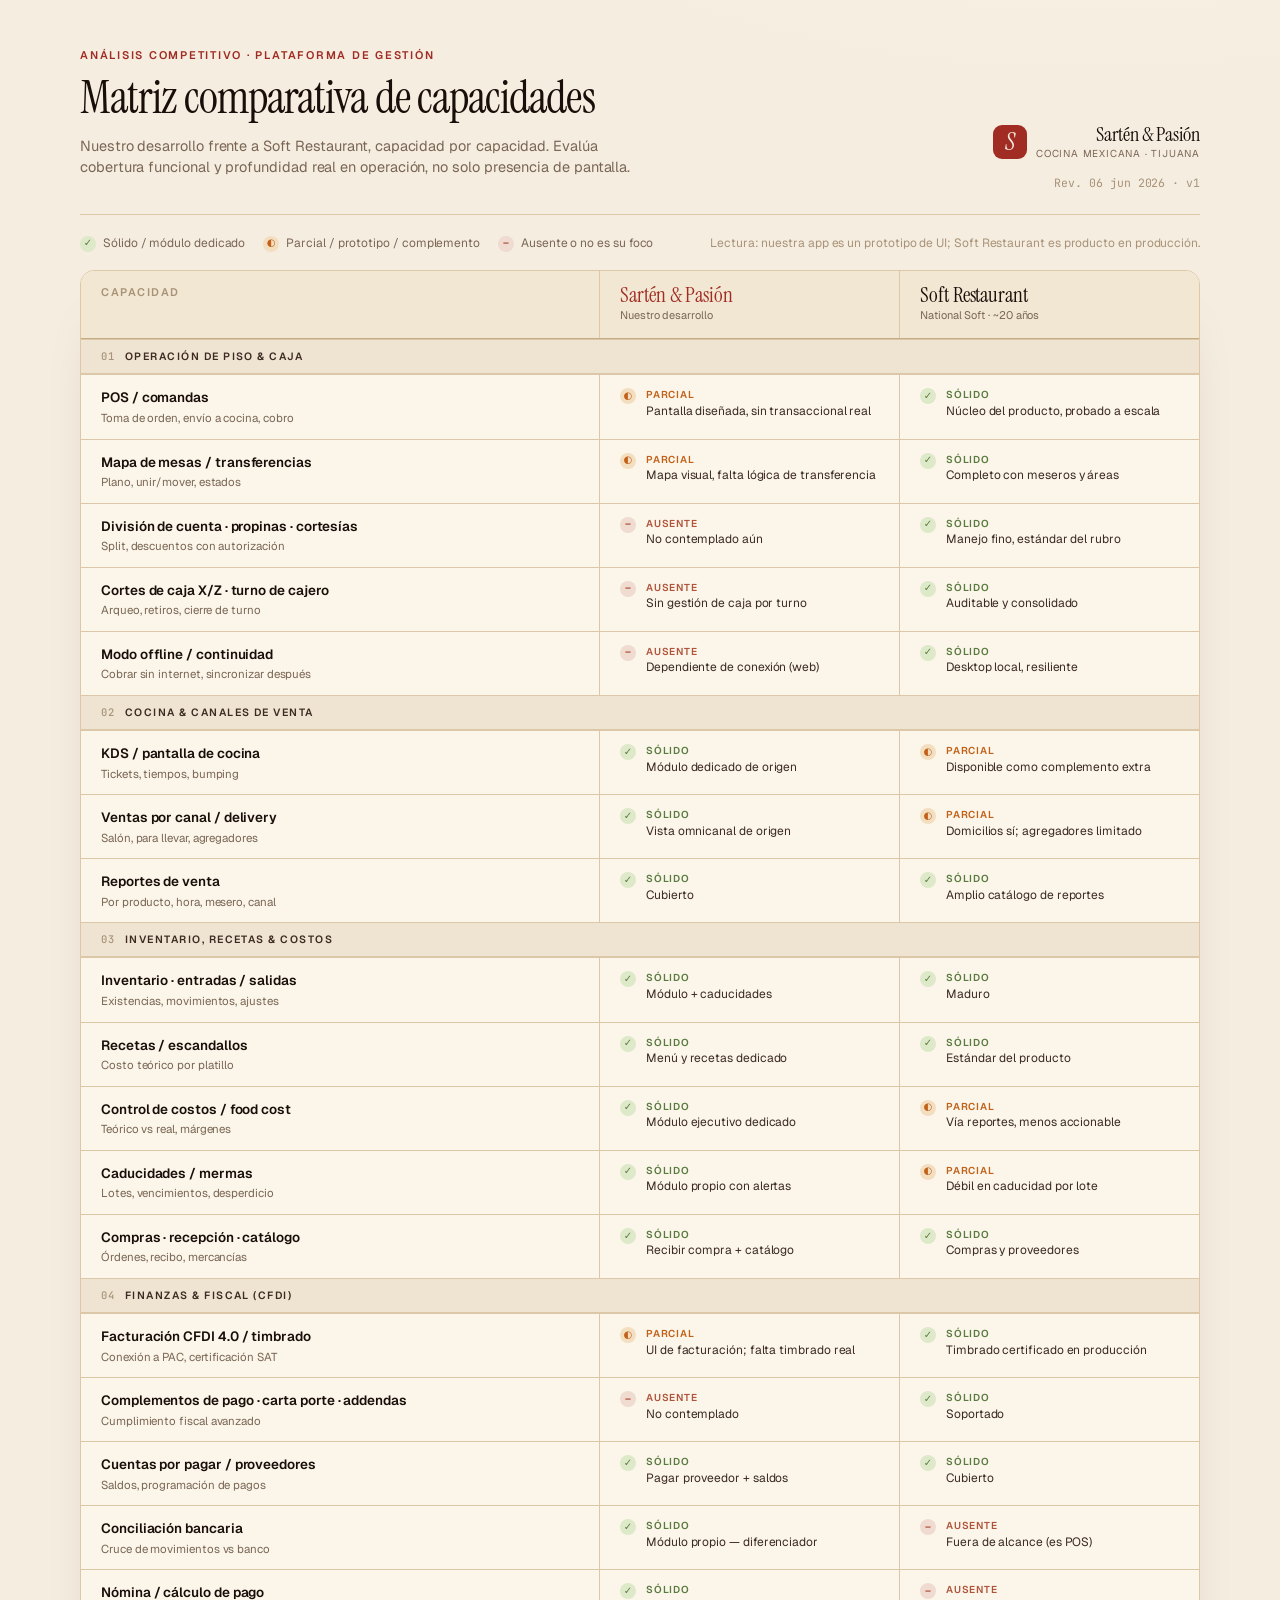
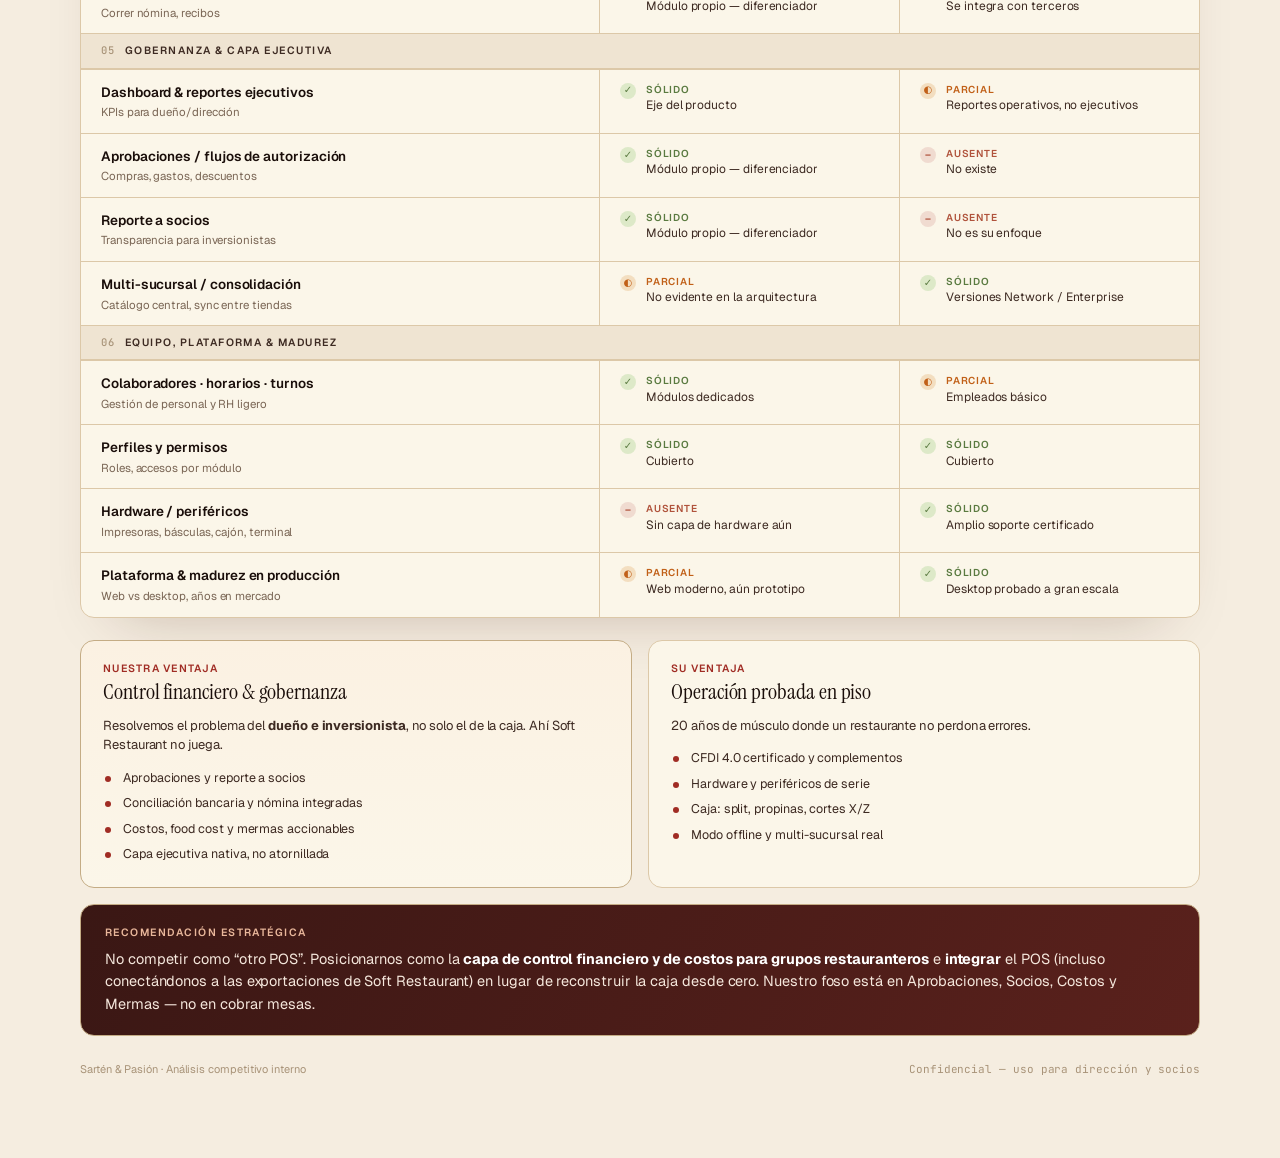
<file: Matriz comparativa.html>
<!doctype html>
<html lang="es">
<head>
<meta charset="utf-8" />
<meta name="viewport" content="width=device-width, initial-scale=1" />
<title>Matriz comparativa — Sartén & Pasión vs Soft Restaurant</title>
<link rel="preconnect" href="https://fonts.googleapis.com" />
<link rel="preconnect" href="https://fonts.gstatic.com" crossorigin />
<link href="https://fonts.googleapis.com/css2?family=Instrument+Serif:ital@0;1&family=Geist:wght@300;400;500;600;700&family=JetBrains+Mono:wght@400;500;600&display=swap" rel="stylesheet" />
<style>
  :root{
    --bg:#F5EDE0; --bg-2:#EFE4D2; --surface:#FBF6E9; --surface-2:#F2E7D2;
    --border:#DCC8A8; --border-2:#C4AC85;
    --ink:#1A0E0A; --ink-2:#3D2A22; --muted:#7A6655; --faint:#A89378;
    --accent:#A02C24; --accent-soft:#F2D8CF;
    --pos:#5A7A40; --pos-soft:#DDE9C8;
    --warn:#C16018; --warn-soft:#F3DEC0;
    --neg:#B0533C; --neg-soft:#F0DBD0;
  }
  *{box-sizing:border-box;}
  html,body{margin:0;padding:0;}
  body{
    font-family:'Geist',system-ui,sans-serif;
    background:
      radial-gradient(1200px 600px at 85% -10%, #FBF3E4 0%, transparent 60%),
      var(--bg);
    color:var(--ink); font-size:14px; line-height:1.45;
    -webkit-font-smoothing:antialiased; letter-spacing:-0.005em;
    padding:48px 28px 80px;
  }
  .serif{font-family:'Instrument Serif',Georgia,serif;font-weight:400;letter-spacing:-0.01em;}
  .num{font-family:'JetBrains Mono',ui-monospace,monospace;font-variant-numeric:tabular-nums;}
  .sheet{max-width:1120px;margin:0 auto;}

  /* ---- HEADER ---- */
  .head{display:flex;justify-content:space-between;align-items:flex-end;gap:32px;
    padding-bottom:22px;border-bottom:1px solid var(--border);}
  .eyebrow{font-size:11px;letter-spacing:0.16em;text-transform:uppercase;color:var(--accent);font-weight:600;}
  h1{font-family:'Instrument Serif',serif;font-weight:400;font-size:46px;line-height:1.02;margin:10px 0 8px;letter-spacing:-0.02em;}
  .sub{color:var(--muted);font-size:14.5px;max-width:560px;}
  .stamp{text-align:right;flex-shrink:0;}
  .stamp .mark{display:inline-flex;align-items:center;gap:9px;}
  .mark-badge{width:34px;height:34px;border-radius:9px;background:var(--accent);color:var(--bg);
    display:grid;place-items:center;font-family:'Instrument Serif',serif;font-style:italic;font-size:24px;}
  .mark-name{font-family:'Instrument Serif',serif;font-size:20px;line-height:1;}
  .mark-meta{font-size:10px;color:var(--muted);letter-spacing:0.08em;text-transform:uppercase;margin-top:3px;}
  .stamp .date{font-size:11.5px;color:var(--faint);margin-top:14px;}

  /* ---- LEGEND + COLUMN HEADER ---- */
  .legend{display:flex;gap:18px;flex-wrap:wrap;align-items:center;margin:20px 0 18px;font-size:12px;color:var(--muted);}
  .legend .lg{display:inline-flex;align-items:center;gap:7px;}
  .dot{width:16px;height:16px;border-radius:50%;display:grid;place-items:center;font-size:10px;font-weight:700;flex-shrink:0;}
  .dot.full{background:var(--pos-soft);color:var(--pos);}
  .dot.part{background:var(--warn-soft);color:var(--warn);}
  .dot.none{background:var(--neg-soft);color:var(--neg);}

  /* ---- TABLE ---- */
  .matrix{background:var(--surface);border:1px solid var(--border);border-radius:14px;overflow:hidden;
    box-shadow:0 1px 0 rgba(255,255,255,.6) inset,0 30px 60px -38px rgba(60,20,0,.28);}
  .row{display:grid;grid-template-columns:1fr 300px 300px;align-items:stretch;}
  .colhead{position:sticky;top:0;z-index:2;background:var(--surface-2);border-bottom:1px solid var(--border-2);}
  .colhead .cell{padding:14px 20px;}
  .colhead .cap{font-size:11px;letter-spacing:0.14em;text-transform:uppercase;color:var(--faint);font-weight:600;}
  .colhead .vendor{display:flex;flex-direction:column;gap:2px;}
  .colhead .vendor .vn{font-family:'Instrument Serif',serif;font-size:21px;line-height:1;}
  .colhead .vendor .vt{font-size:11px;color:var(--muted);}
  .colhead .ours{border-left:1px solid var(--border);}
  .colhead .ours .vn{color:var(--accent);}
  .colhead .theirs{border-left:1px solid var(--border);}

  .section-row .cell{background:var(--bg-2);padding:9px 20px;grid-column:1 / -1;
    font-size:10.5px;letter-spacing:0.14em;text-transform:uppercase;color:var(--ink-2);font-weight:600;
    border-top:1px solid var(--border);border-bottom:1px solid var(--border);display:flex;align-items:center;gap:9px;}
  .section-row .cell .ix{font-family:'JetBrains Mono',monospace;color:var(--faint);font-weight:500;}

  .feat-row{border-top:1px solid var(--border);}
  .feat-row:hover{background:var(--surface-2);}
  .feat-row .cell{padding:13px 20px;}
  .feat-row .name{display:flex;flex-direction:column;gap:2px;}
  .feat-row .name b{font-weight:600;font-size:13.5px;}
  .feat-row .name span{font-size:11.5px;color:var(--muted);line-height:1.35;}
  .feat-row .stat{border-left:1px solid var(--border);display:flex;align-items:flex-start;gap:10px;}
  .feat-row .stat .txt{font-size:12px;color:var(--ink-2);line-height:1.35;padding-top:0px;}
  .feat-row .stat .lbl{display:block;font-size:10px;letter-spacing:0.08em;text-transform:uppercase;font-weight:600;margin-bottom:1px;}
  .lbl.full{color:var(--pos);} .lbl.part{color:var(--warn);} .lbl.none{color:var(--neg);}

  /* ---- VERDICT ---- */
  .verdict{display:grid;grid-template-columns:1fr 1fr;gap:16px;margin-top:22px;}
  .vcard{border:1px solid var(--border);border-radius:14px;padding:20px 22px;background:var(--surface);}
  .vcard.ours{background:linear-gradient(180deg,#FBF1E2,#FBF6E9);border-color:var(--border-2);}
  .vcard h3{margin:0 0 4px;font-family:'Instrument Serif',serif;font-weight:400;font-size:22px;}
  .vcard .tag{font-size:10.5px;letter-spacing:0.12em;text-transform:uppercase;font-weight:600;color:var(--accent);}
  .vcard p{margin:8px 0 0;font-size:13px;color:var(--ink-2);line-height:1.5;}
  .vcard ul{margin:10px 0 0;padding-left:0;list-style:none;}
  .vcard li{font-size:12.5px;color:var(--ink-2);padding:4px 0 4px 20px;position:relative;line-height:1.4;}
  .vcard li::before{content:'';position:absolute;left:2px;top:11px;width:6px;height:6px;border-radius:50%;background:var(--accent);}

  .takeaway{margin-top:16px;border:1px solid var(--border-2);border-radius:14px;padding:20px 24px;
    background:linear-gradient(120deg,#3A1714,#5A211C);color:#F5E7DC;}
  .takeaway .tag{font-size:10.5px;letter-spacing:0.14em;text-transform:uppercase;color:#E9B79B;font-weight:600;}
  .takeaway p{margin:8px 0 0;font-size:14.5px;line-height:1.55;}
  .takeaway b{color:#fff;}

  .foot{margin-top:26px;display:flex;justify-content:space-between;font-size:11px;color:var(--faint);}

  @media (max-width:880px){
    .row{grid-template-columns:1fr;}
    .feat-row .stat,.colhead .ours,.colhead .theirs{border-left:0;border-top:1px solid var(--border);}
    .verdict{grid-template-columns:1fr;}
  }
  @media print{
    body{padding:0;background:#fff;}
    .feat-row:hover{background:none;}
    .matrix,.vcard,.takeaway{box-shadow:none;}
  }
</style>
</head>
<body>
<div class="sheet">

  <header class="head">
    <div>
      <div class="eyebrow">Análisis competitivo · Plataforma de gestión</div>
      <h1>Matriz comparativa de capacidades</h1>
      <p class="sub">Nuestro desarrollo frente a Soft Restaurant, capacidad por capacidad. Evalúa cobertura funcional y profundidad real en operación, no solo presencia de pantalla.</p>
    </div>
    <div class="stamp">
      <div class="mark">
        <div class="mark-badge serif">S</div>
        <div>
          <div class="mark-name">Sartén &amp; Pasión</div>
          <div class="mark-meta">Cocina mexicana · Tijuana</div>
        </div>
      </div>
      <div class="date num">Rev. 06 jun 2026 · v1</div>
    </div>
  </header>

  <div class="legend">
    <span class="lg"><span class="dot full">✓</span> Sólido / módulo dedicado</span>
    <span class="lg"><span class="dot part">◐</span> Parcial / prototipo / complemento</span>
    <span class="lg"><span class="dot none">–</span> Ausente o no es su foco</span>
    <span class="lg" style="margin-left:auto;color:var(--faint);">Lectura: nuestra app es un prototipo de UI; Soft Restaurant es producto en producción.</span>
  </div>

  <div class="matrix">
    <!-- COLUMN HEADER -->
    <div class="row colhead">
      <div class="cell"><div class="cap">Capacidad</div></div>
      <div class="cell ours"><div class="vendor"><span class="vn">Sartén &amp; Pasión</span><span class="vt">Nuestro desarrollo</span></div></div>
      <div class="cell theirs"><div class="vendor"><span class="vn">Soft Restaurant</span><span class="vt">National Soft · ~20 años</span></div></div>
    </div>

    <!-- 01 OPERACIÓN DE PISO -->
    <div class="row section-row"><div class="cell"><span class="ix">01</span> Operación de piso &amp; caja</div></div>

    <div class="row feat-row">
      <div class="cell name"><b>POS / comandas</b><span>Toma de orden, envío a cocina, cobro</span></div>
      <div class="cell stat"><span class="dot part">◐</span><span class="txt"><span class="lbl part">Parcial</span>Pantalla diseñada, sin transaccional real</span></div>
      <div class="cell stat"><span class="dot full">✓</span><span class="txt"><span class="lbl full">Sólido</span>Núcleo del producto, probado a escala</span></div>
    </div>
    <div class="row feat-row">
      <div class="cell name"><b>Mapa de mesas / transferencias</b><span>Plano, unir/mover, estados</span></div>
      <div class="cell stat"><span class="dot part">◐</span><span class="txt"><span class="lbl part">Parcial</span>Mapa visual, falta lógica de transferencia</span></div>
      <div class="cell stat"><span class="dot full">✓</span><span class="txt"><span class="lbl full">Sólido</span>Completo con meseros y áreas</span></div>
    </div>
    <div class="row feat-row">
      <div class="cell name"><b>División de cuenta · propinas · cortesías</b><span>Split, descuentos con autorización</span></div>
      <div class="cell stat"><span class="dot none">–</span><span class="txt"><span class="lbl none">Ausente</span>No contemplado aún</span></div>
      <div class="cell stat"><span class="dot full">✓</span><span class="txt"><span class="lbl full">Sólido</span>Manejo fino, estándar del rubro</span></div>
    </div>
    <div class="row feat-row">
      <div class="cell name"><b>Cortes de caja X/Z · turno de cajero</b><span>Arqueo, retiros, cierre de turno</span></div>
      <div class="cell stat"><span class="dot none">–</span><span class="txt"><span class="lbl none">Ausente</span>Sin gestión de caja por turno</span></div>
      <div class="cell stat"><span class="dot full">✓</span><span class="txt"><span class="lbl full">Sólido</span>Auditable y consolidado</span></div>
    </div>
    <div class="row feat-row">
      <div class="cell name"><b>Modo offline / continuidad</b><span>Cobrar sin internet, sincronizar después</span></div>
      <div class="cell stat"><span class="dot none">–</span><span class="txt"><span class="lbl none">Ausente</span>Dependiente de conexión (web)</span></div>
      <div class="cell stat"><span class="dot full">✓</span><span class="txt"><span class="lbl full">Sólido</span>Desktop local, resiliente</span></div>
    </div>

    <!-- 02 COCINA Y CANALES -->
    <div class="row section-row"><div class="cell"><span class="ix">02</span> Cocina &amp; canales de venta</div></div>

    <div class="row feat-row">
      <div class="cell name"><b>KDS / pantalla de cocina</b><span>Tickets, tiempos, bumping</span></div>
      <div class="cell stat"><span class="dot full">✓</span><span class="txt"><span class="lbl full">Sólido</span>Módulo dedicado de origen</span></div>
      <div class="cell stat"><span class="dot part">◐</span><span class="txt"><span class="lbl part">Parcial</span>Disponible como complemento extra</span></div>
    </div>
    <div class="row feat-row">
      <div class="cell name"><b>Ventas por canal / delivery</b><span>Salón, para llevar, agregadores</span></div>
      <div class="cell stat"><span class="dot full">✓</span><span class="txt"><span class="lbl full">Sólido</span>Vista omnicanal de origen</span></div>
      <div class="cell stat"><span class="dot part">◐</span><span class="txt"><span class="lbl part">Parcial</span>Domicilios sí; agregadores limitado</span></div>
    </div>
    <div class="row feat-row">
      <div class="cell name"><b>Reportes de venta</b><span>Por producto, hora, mesero, canal</span></div>
      <div class="cell stat"><span class="dot full">✓</span><span class="txt"><span class="lbl full">Sólido</span>Cubierto</span></div>
      <div class="cell stat"><span class="dot full">✓</span><span class="txt"><span class="lbl full">Sólido</span>Amplio catálogo de reportes</span></div>
    </div>

    <!-- 03 INVENTARIO Y COSTOS -->
    <div class="row section-row"><div class="cell"><span class="ix">03</span> Inventario, recetas &amp; costos</div></div>

    <div class="row feat-row">
      <div class="cell name"><b>Inventario · entradas / salidas</b><span>Existencias, movimientos, ajustes</span></div>
      <div class="cell stat"><span class="dot full">✓</span><span class="txt"><span class="lbl full">Sólido</span>Módulo + caducidades</span></div>
      <div class="cell stat"><span class="dot full">✓</span><span class="txt"><span class="lbl full">Sólido</span>Maduro</span></div>
    </div>
    <div class="row feat-row">
      <div class="cell name"><b>Recetas / escandallos</b><span>Costo teórico por platillo</span></div>
      <div class="cell stat"><span class="dot full">✓</span><span class="txt"><span class="lbl full">Sólido</span>Menú y recetas dedicado</span></div>
      <div class="cell stat"><span class="dot full">✓</span><span class="txt"><span class="lbl full">Sólido</span>Estándar del producto</span></div>
    </div>
    <div class="row feat-row">
      <div class="cell name"><b>Control de costos / food cost</b><span>Teórico vs real, márgenes</span></div>
      <div class="cell stat"><span class="dot full">✓</span><span class="txt"><span class="lbl full">Sólido</span>Módulo ejecutivo dedicado</span></div>
      <div class="cell stat"><span class="dot part">◐</span><span class="txt"><span class="lbl part">Parcial</span>Vía reportes, menos accionable</span></div>
    </div>
    <div class="row feat-row">
      <div class="cell name"><b>Caducidades / mermas</b><span>Lotes, vencimientos, desperdicio</span></div>
      <div class="cell stat"><span class="dot full">✓</span><span class="txt"><span class="lbl full">Sólido</span>Módulo propio con alertas</span></div>
      <div class="cell stat"><span class="dot part">◐</span><span class="txt"><span class="lbl part">Parcial</span>Débil en caducidad por lote</span></div>
    </div>
    <div class="row feat-row">
      <div class="cell name"><b>Compras · recepción · catálogo</b><span>Órdenes, recibo, mercancías</span></div>
      <div class="cell stat"><span class="dot full">✓</span><span class="txt"><span class="lbl full">Sólido</span>Recibir compra + catálogo</span></div>
      <div class="cell stat"><span class="dot full">✓</span><span class="txt"><span class="lbl full">Sólido</span>Compras y proveedores</span></div>
    </div>

    <!-- 04 FINANZAS Y FISCAL -->
    <div class="row section-row"><div class="cell"><span class="ix">04</span> Finanzas &amp; fiscal (CFDI)</div></div>

    <div class="row feat-row">
      <div class="cell name"><b>Facturación CFDI 4.0 / timbrado</b><span>Conexión a PAC, certificación SAT</span></div>
      <div class="cell stat"><span class="dot part">◐</span><span class="txt"><span class="lbl part">Parcial</span>UI de facturación; falta timbrado real</span></div>
      <div class="cell stat"><span class="dot full">✓</span><span class="txt"><span class="lbl full">Sólido</span>Timbrado certificado en producción</span></div>
    </div>
    <div class="row feat-row">
      <div class="cell name"><b>Complementos de pago · carta porte · addendas</b><span>Cumplimiento fiscal avanzado</span></div>
      <div class="cell stat"><span class="dot none">–</span><span class="txt"><span class="lbl none">Ausente</span>No contemplado</span></div>
      <div class="cell stat"><span class="dot full">✓</span><span class="txt"><span class="lbl full">Sólido</span>Soportado</span></div>
    </div>
    <div class="row feat-row">
      <div class="cell name"><b>Cuentas por pagar / proveedores</b><span>Saldos, programación de pagos</span></div>
      <div class="cell stat"><span class="dot full">✓</span><span class="txt"><span class="lbl full">Sólido</span>Pagar proveedor + saldos</span></div>
      <div class="cell stat"><span class="dot full">✓</span><span class="txt"><span class="lbl full">Sólido</span>Cubierto</span></div>
    </div>
    <div class="row feat-row">
      <div class="cell name"><b>Conciliación bancaria</b><span>Cruce de movimientos vs banco</span></div>
      <div class="cell stat"><span class="dot full">✓</span><span class="txt"><span class="lbl full">Sólido</span>Módulo propio — diferenciador</span></div>
      <div class="cell stat"><span class="dot none">–</span><span class="txt"><span class="lbl none">Ausente</span>Fuera de alcance (es POS)</span></div>
    </div>
    <div class="row feat-row">
      <div class="cell name"><b>Nómina / cálculo de pago</b><span>Correr nómina, recibos</span></div>
      <div class="cell stat"><span class="dot full">✓</span><span class="txt"><span class="lbl full">Sólido</span>Módulo propio — diferenciador</span></div>
      <div class="cell stat"><span class="dot none">–</span><span class="txt"><span class="lbl none">Ausente</span>Se integra con terceros</span></div>
    </div>

    <!-- 05 GOBERNANZA -->
    <div class="row section-row"><div class="cell"><span class="ix">05</span> Gobernanza &amp; capa ejecutiva</div></div>

    <div class="row feat-row">
      <div class="cell name"><b>Dashboard &amp; reportes ejecutivos</b><span>KPIs para dueño/dirección</span></div>
      <div class="cell stat"><span class="dot full">✓</span><span class="txt"><span class="lbl full">Sólido</span>Eje del producto</span></div>
      <div class="cell stat"><span class="dot part">◐</span><span class="txt"><span class="lbl part">Parcial</span>Reportes operativos, no ejecutivos</span></div>
    </div>
    <div class="row feat-row">
      <div class="cell name"><b>Aprobaciones / flujos de autorización</b><span>Compras, gastos, descuentos</span></div>
      <div class="cell stat"><span class="dot full">✓</span><span class="txt"><span class="lbl full">Sólido</span>Módulo propio — diferenciador</span></div>
      <div class="cell stat"><span class="dot none">–</span><span class="txt"><span class="lbl none">Ausente</span>No existe</span></div>
    </div>
    <div class="row feat-row">
      <div class="cell name"><b>Reporte a socios</b><span>Transparencia para inversionistas</span></div>
      <div class="cell stat"><span class="dot full">✓</span><span class="txt"><span class="lbl full">Sólido</span>Módulo propio — diferenciador</span></div>
      <div class="cell stat"><span class="dot none">–</span><span class="txt"><span class="lbl none">Ausente</span>No es su enfoque</span></div>
    </div>
    <div class="row feat-row">
      <div class="cell name"><b>Multi-sucursal / consolidación</b><span>Catálogo central, sync entre tiendas</span></div>
      <div class="cell stat"><span class="dot part">◐</span><span class="txt"><span class="lbl part">Parcial</span>No evidente en la arquitectura</span></div>
      <div class="cell stat"><span class="dot full">✓</span><span class="txt"><span class="lbl full">Sólido</span>Versiones Network / Enterprise</span></div>
    </div>

    <!-- 06 EQUIPO Y PLATAFORMA -->
    <div class="row section-row"><div class="cell"><span class="ix">06</span> Equipo, plataforma &amp; madurez</div></div>

    <div class="row feat-row">
      <div class="cell name"><b>Colaboradores · horarios · turnos</b><span>Gestión de personal y RH ligero</span></div>
      <div class="cell stat"><span class="dot full">✓</span><span class="txt"><span class="lbl full">Sólido</span>Módulos dedicados</span></div>
      <div class="cell stat"><span class="dot part">◐</span><span class="txt"><span class="lbl part">Parcial</span>Empleados básico</span></div>
    </div>
    <div class="row feat-row">
      <div class="cell name"><b>Perfiles y permisos</b><span>Roles, accesos por módulo</span></div>
      <div class="cell stat"><span class="dot full">✓</span><span class="txt"><span class="lbl full">Sólido</span>Cubierto</span></div>
      <div class="cell stat"><span class="dot full">✓</span><span class="txt"><span class="lbl full">Sólido</span>Cubierto</span></div>
    </div>
    <div class="row feat-row">
      <div class="cell name"><b>Hardware / periféricos</b><span>Impresoras, básculas, cajón, terminal</span></div>
      <div class="cell stat"><span class="dot none">–</span><span class="txt"><span class="lbl none">Ausente</span>Sin capa de hardware aún</span></div>
      <div class="cell stat"><span class="dot full">✓</span><span class="txt"><span class="lbl full">Sólido</span>Amplio soporte certificado</span></div>
    </div>
    <div class="row feat-row">
      <div class="cell name"><b>Plataforma &amp; madurez en producción</b><span>Web vs desktop, años en mercado</span></div>
      <div class="cell stat"><span class="dot part">◐</span><span class="txt"><span class="lbl part">Parcial</span>Web moderno, aún prototipo</span></div>
      <div class="cell stat"><span class="dot full">✓</span><span class="txt"><span class="lbl full">Sólido</span>Desktop probado a gran escala</span></div>
    </div>
  </div>

  <!-- VERDICT -->
  <div class="verdict">
    <div class="vcard ours">
      <div class="tag">Nuestra ventaja</div>
      <h3>Control financiero &amp; gobernanza</h3>
      <p>Resolvemos el problema del <b>dueño e inversionista</b>, no solo el de la caja. Ahí Soft Restaurant no juega.</p>
      <ul>
        <li>Aprobaciones y reporte a socios</li>
        <li>Conciliación bancaria y nómina integradas</li>
        <li>Costos, food cost y mermas accionables</li>
        <li>Capa ejecutiva nativa, no atornillada</li>
      </ul>
    </div>
    <div class="vcard">
      <div class="tag">Su ventaja</div>
      <h3>Operación probada en piso</h3>
      <p>20 años de músculo donde un restaurante no perdona errores.</p>
      <ul>
        <li>CFDI 4.0 certificado y complementos</li>
        <li>Hardware y periféricos de serie</li>
        <li>Caja: split, propinas, cortes X/Z</li>
        <li>Modo offline y multi-sucursal real</li>
      </ul>
    </div>
  </div>

  <div class="takeaway">
    <div class="tag">Recomendación estratégica</div>
    <p>No competir como “otro POS”. Posicionarnos como la <b>capa de control financiero y de costos para grupos restauranteros</b> e <b>integrar</b> el POS (incluso conectándonos a las exportaciones de Soft Restaurant) en lugar de reconstruir la caja desde cero. Nuestro foso está en Aprobaciones, Socios, Costos y Mermas — no en cobrar mesas.</p>
  </div>

  <div class="foot">
    <span>Sartén &amp; Pasión · Análisis competitivo interno</span>
    <span class="num">Confidencial — uso para dirección y socios</span>
  </div>

</div>
</body>
</html>
</file>
